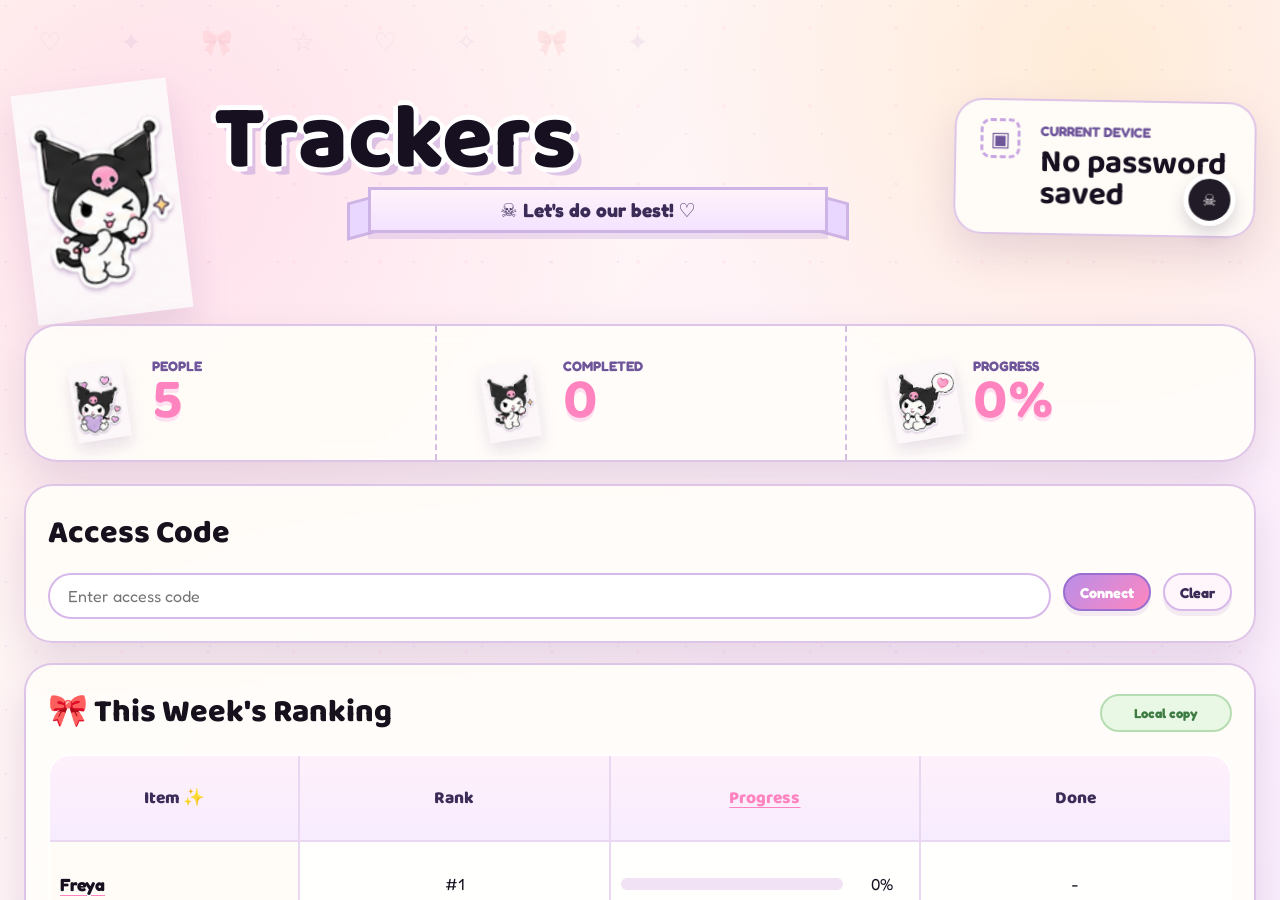
<file: index.html>
<!DOCTYPE html>
<html lang="en">

<head>
    <meta charset="UTF-8">
    <meta name="robots" content="noindex, nofollow" />
    <meta http-equiv="refresh" content="0; url=docs/">
    <meta name="viewport" content="width=device-width, initial-scale=1.0">
    <title>Trackers</title>
</head>

<body>
    <p><a href="docs/">Open Trackers</a></p>
</body>

</html>
</file>
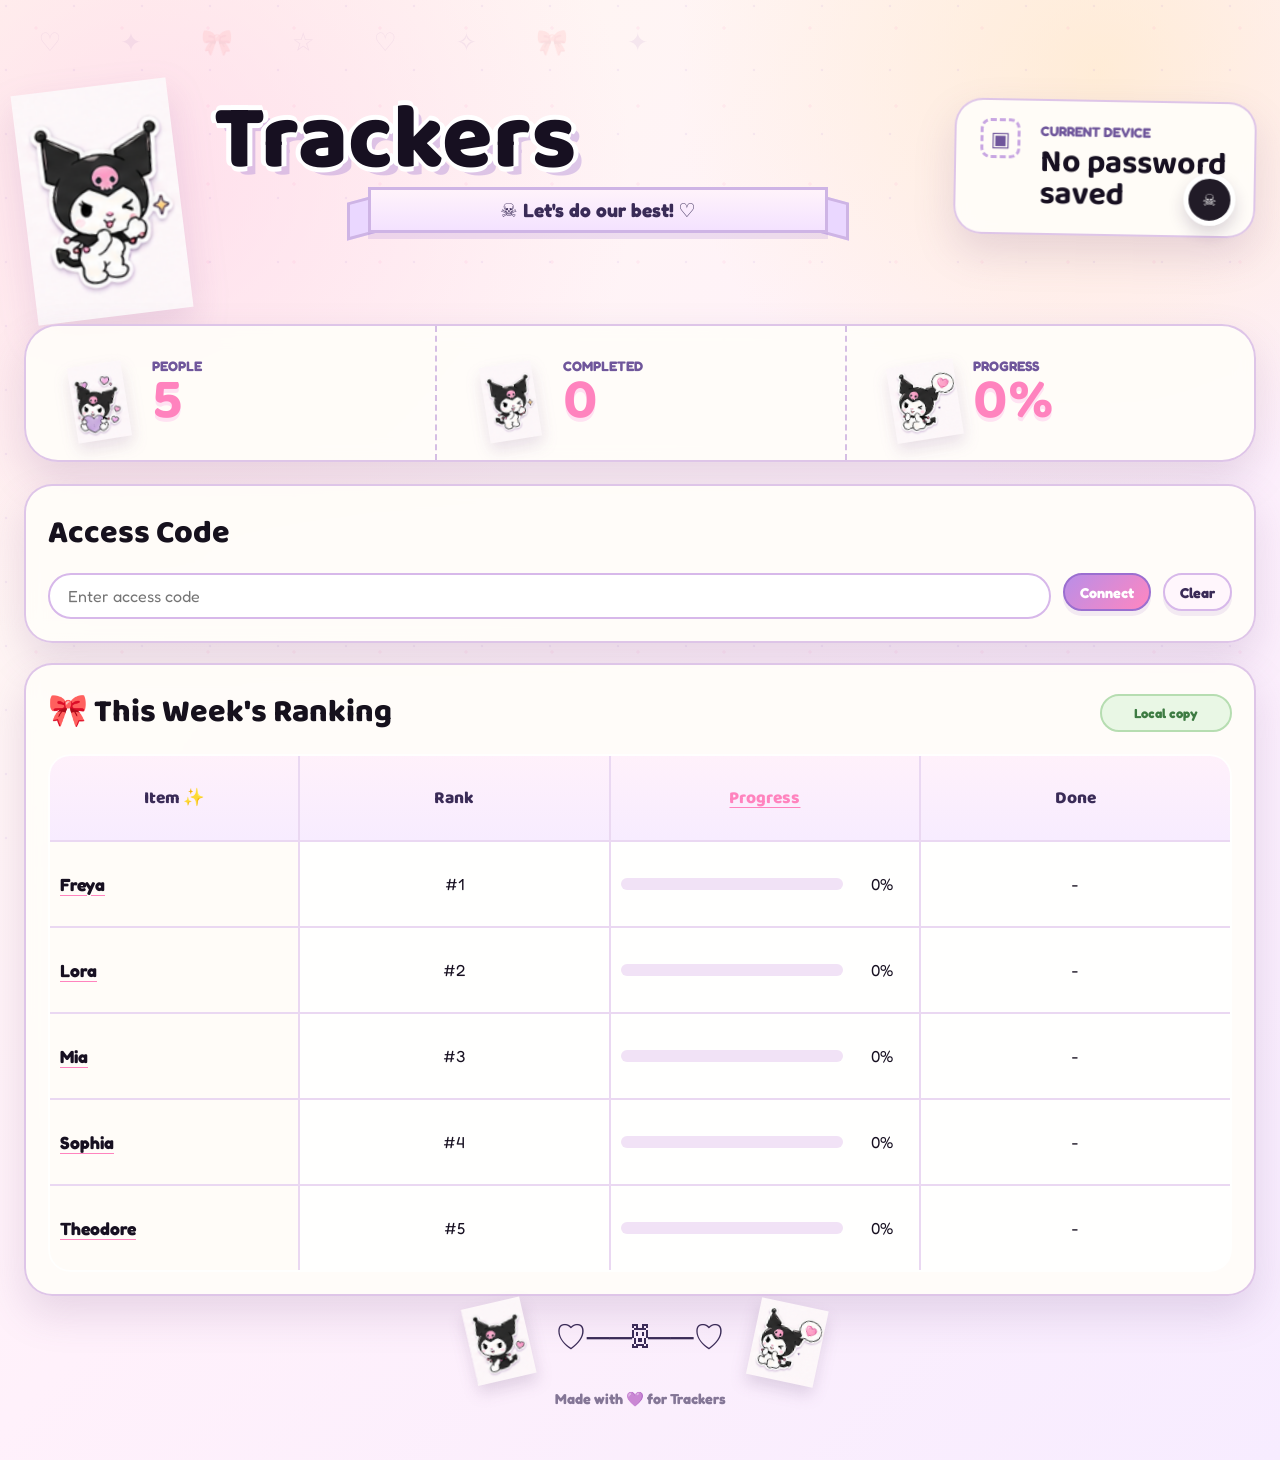
<file: docs/index.html>
<!DOCTYPE html>
<html lang="zh-CN">

<head>
    <meta charset="UTF-8">
    <meta name="robots" content="noindex, nofollow" />
    <meta name="viewport" content="width=device-width, initial-scale=1.0">
    <meta name="description" content="Trackers family check-in dashboard">
    <title>Trackers</title>
    <link rel="stylesheet" href="tracker-shell.css?v=vip-title-2">
</head>

<body>
    <div class="page-pattern" aria-hidden="true"></div>

    <main class="app-shell">
        <section class="hero">
            <div class="hero-copy">
                <span class="hero-sticker" aria-hidden="true"><img src="assets/item-2.png" alt=""></span>
                <h1>Trackers</h1>
                <p class="ribbon"><span>☠</span> Let's do our best! <span>♡</span></p>
            </div>

            <div class="week-card">
                <span class="calendar-icon" aria-hidden="true">▣</span>
                <span class="week-label">Current Device</span>
                <strong id="passwordState">No password saved</strong>
                <span class="mini-mascot" aria-hidden="true">☠</span>
            </div>
        </section>

        <section class="summary-strip" aria-label="Tracker summary">
            <div class="summary-card">
                <span class="summary-icon"><img src="assets/item-3.png" alt=""></span>
                <span class="summary-label">People</span>
                <strong id="peopleCount">0</strong>
            </div>
            <div class="summary-card">
                <span class="summary-icon"><img src="assets/item-2.png" alt=""></span>
                <span class="summary-label">Completed</span>
                <strong id="totalDone">0</strong>
            </div>
            <div class="summary-card">
                <span class="summary-icon"><img src="assets/item-4.png" alt=""></span>
                <span class="summary-label">Progress</span>
                <strong id="overallProgress">0%</strong>
            </div>
        </section>

        <section id="accessGate" class="access-gate">
            <h2>Access Code</h2>
            <form id="passwordForm" class="access-form">
                <input id="passwordInput" type="password" autocomplete="current-password" placeholder="Enter access code">
                <button type="submit">Connect</button>
                <button id="clearPassword" type="button" class="secondary-button">Clear</button>
            </form>
        </section>

        <section class="tracker-panel">
            <div class="panel-header">
                <h2><span aria-hidden="true">🎀</span> This Week's Ranking</h2>
                <div class="panel-actions">
                    <span id="rankingUpdated" class="save-status saved">Local copy</span>
                </div>
            </div>

            <div class="table-wrap">
                <table class="tracker-table ranking-table">
                    <thead>
                        <tr>
                            <th class="item-col">Item ✨</th>
                            <th>Rank</th>
                            <th>
                                <button id="sortByProgress" class="sort-button" type="button">Progress</button>
                            </th>
                            <th>
                                <button id="sortByDone" class="sort-button" type="button">Done</button>
                            </th>
                        </tr>
                    </thead>
                    <tbody id="rankingBody"></tbody>
                </table>
            </div>
        </section>

        <div class="sticker-floor" aria-hidden="true">
            <span class="book-sticker"><img src="assets/item-1.png" alt=""></span>
            <span class="bat-ribbon">♡──☠──♡</span>
            <span class="potion-sticker"><img src="assets/item-4.png" alt=""></span>
        </div>
        <footer class="footer">Made with 💜 for Trackers</footer>
    </main>

    <script src="tracker-config.js?v=vip-title-2"></script>
    <script src="app.js?v=vip-title-2"></script>
</body>

</html>
</file>
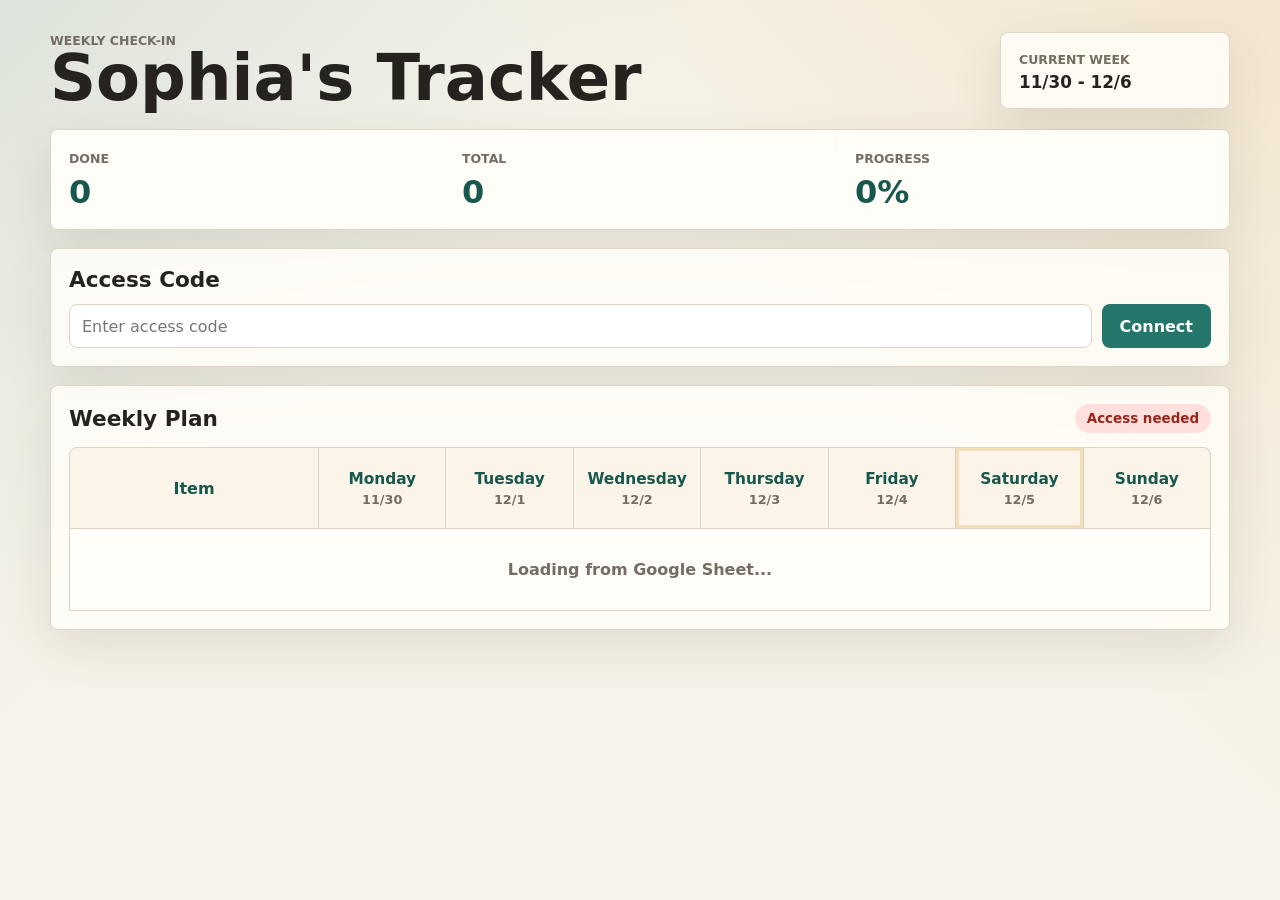
<file: sophia-tracker/index.html>
<!DOCTYPE html>
<html lang="en">

<head>
    <meta charset="UTF-8">
    <meta name="robots" content="noindex, nofollow" />
    <meta name="viewport" content="width=device-width, initial-scale=1.0">
    <meta name="description" content="Sophia's weekly learning tracker">
    <title>Sophia's Tracker</title>
    <link rel="stylesheet" href="style.css">
</head>

<body>
    <main class="app-shell">
        <section class="topbar">
            <div>
                <p class="eyebrow">Weekly Check-in</p>
                <h1>Sophia's Tracker</h1>
            </div>
            <div class="week-card">
                <span class="week-label">Current Week</span>
                <strong id="weekRange">Loading...</strong>
            </div>
        </section>

        <section class="summary-strip" aria-label="Weekly summary">
            <div>
                <span class="summary-label">Done</span>
                <strong id="doneCount">0</strong>
            </div>
            <div>
                <span class="summary-label">Total</span>
                <strong id="totalCount">0</strong>
            </div>
            <div>
                <span class="summary-label">Progress</span>
                <strong id="progressPct">0%</strong>
            </div>
        </section>

        <section id="accessGate" class="access-gate" hidden>
            <h2>Access Code</h2>
            <form id="accessForm" class="access-form">
                <input id="accessToken" type="password" autocomplete="current-password" placeholder="Enter access code">
                <button type="submit">Connect</button>
            </form>
        </section>

        <section class="tracker-panel">
            <div class="panel-header">
                <h2>Weekly Plan</h2>
                <span id="saveStatus" class="save-status">Connecting...</span>
            </div>
            <p id="errorMessage" class="error-message" hidden></p>

            <div class="table-wrap">
                <table class="tracker-table">
                    <thead>
                        <tr id="dayHeader">
                            <th class="item-col">Item</th>
                        </tr>
                    </thead>
                    <tbody id="trackerBody"></tbody>
                </table>
            </div>
        </section>
    </main>

    <script src="app.js"></script>
</body>

</html>
</file>
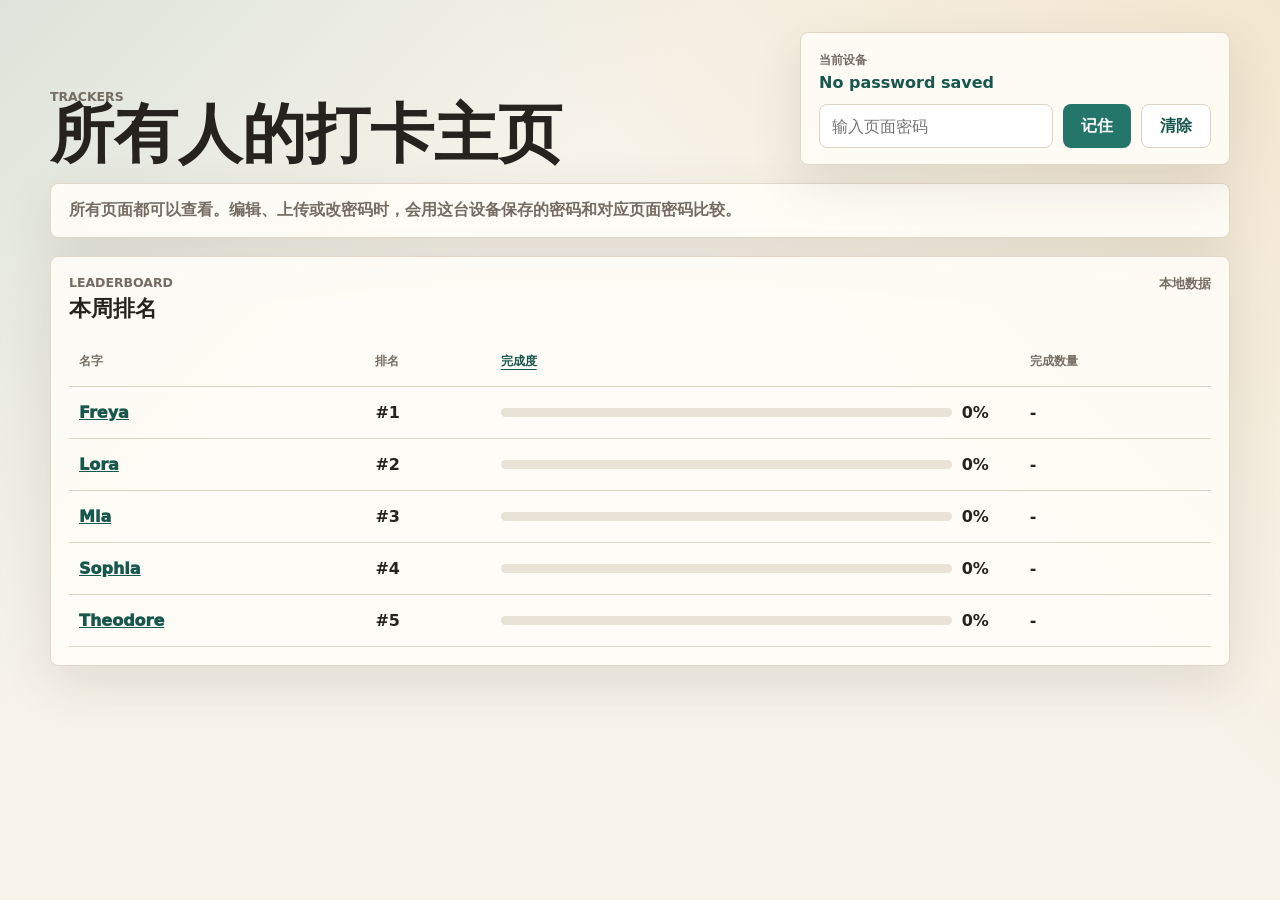
<file: trackers/index.html>
<!DOCTYPE html>
<html lang="zh-CN">

<head>
    <meta charset="UTF-8">
    <meta name="viewport" content="width=device-width, initial-scale=1.0">
    <meta name="description" content="Trackers family check-in dashboard">
    <title>Trackers</title>
    <link rel="stylesheet" href="style.css">
</head>

<body>
    <main class="home-shell">
        <header class="home-header">
            <div>
                <p class="eyebrow">Trackers</p>
                <h1>所有人的打卡主页</h1>
            </div>
            <section class="password-panel" aria-label="当前设备密码">
                <div>
                    <span class="panel-label">当前设备</span>
                    <strong id="passwordState">No password saved</strong>
                </div>
                <form id="passwordForm" class="password-form">
                    <input id="passwordInput" type="password" autocomplete="current-password" placeholder="输入页面密码">
                    <button type="submit">记住</button>
                    <button id="clearPassword" type="button" class="ghost-button">清除</button>
                </form>
            </section>
        </header>

        <section class="notice-band">
            <p>所有页面都可以查看。编辑、上传或改密码时，会用这台设备保存的密码和对应页面密码比较。</p>
        </section>

        <section class="ranking-panel" aria-label="排名">
            <div class="section-heading">
                <div>
                    <p class="eyebrow">Leaderboard</p>
                    <h2>本周排名</h2>
                </div>
                <span id="rankingUpdated">本地数据</span>
            </div>
            <div class="ranking-table-wrap">
                <table class="ranking-table">
                    <thead>
                        <tr>
                            <th>名字</th>
                            <th>排名</th>
                            <th>
                                <button id="sortByProgress" class="sort-button" type="button">完成度</button>
                            </th>
                            <th>
                                <button id="sortByDone" class="sort-button" type="button">完成数量</button>
                            </th>
                        </tr>
                    </thead>
                    <tbody id="rankingBody"></tbody>
                </table>
            </div>
        </section>
    </main>

    <script src="app.js"></script>
</body>

</html>
</file>
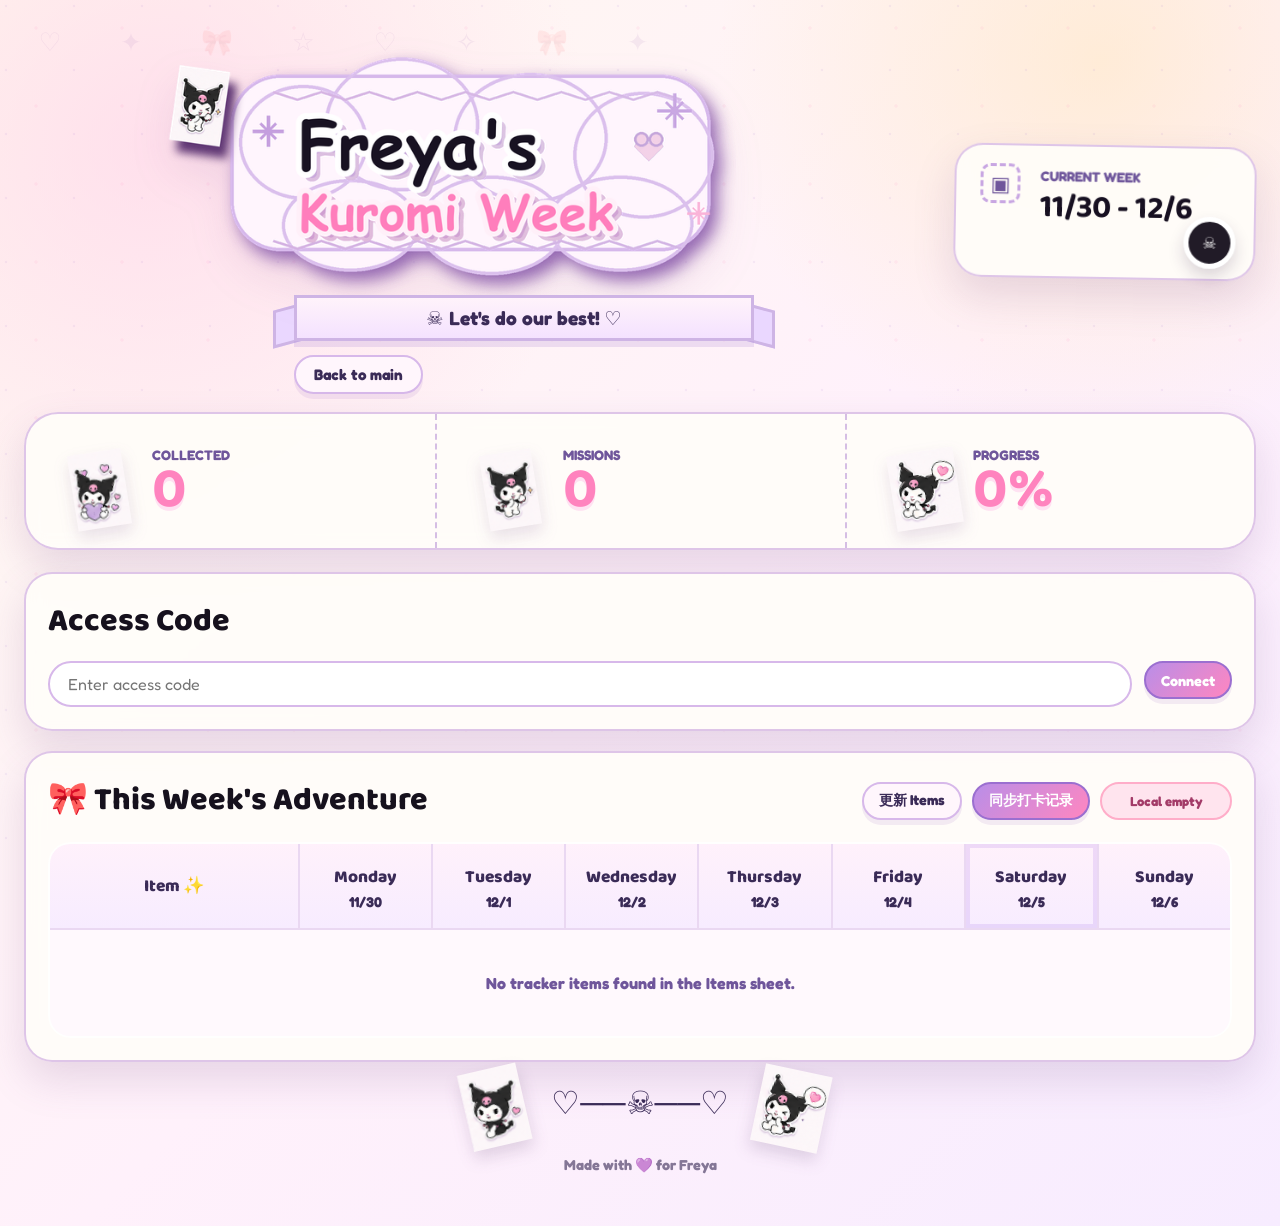
<file: docs/freya/index.html>
<!DOCTYPE html>
<html lang="en">

<head>
    <meta charset="UTF-8">
    <meta name="robots" content="noindex, nofollow" />
    <meta name="viewport" content="width=device-width, initial-scale=1.0">
    <meta name="description" content="Freya's weekly learning tracker">
    <title>Weekly Learning Tracker</title>
    <link rel="stylesheet" href="../tracker-shell.css?v=vip-title-2">
</head>

<body data-person="Freya">
    <script src="../tracker-config.js?v=vip-title-2"></script>
    <script src="../tracker-shell.js?v=vip-title-2"></script>
</body>

</html>
</file>
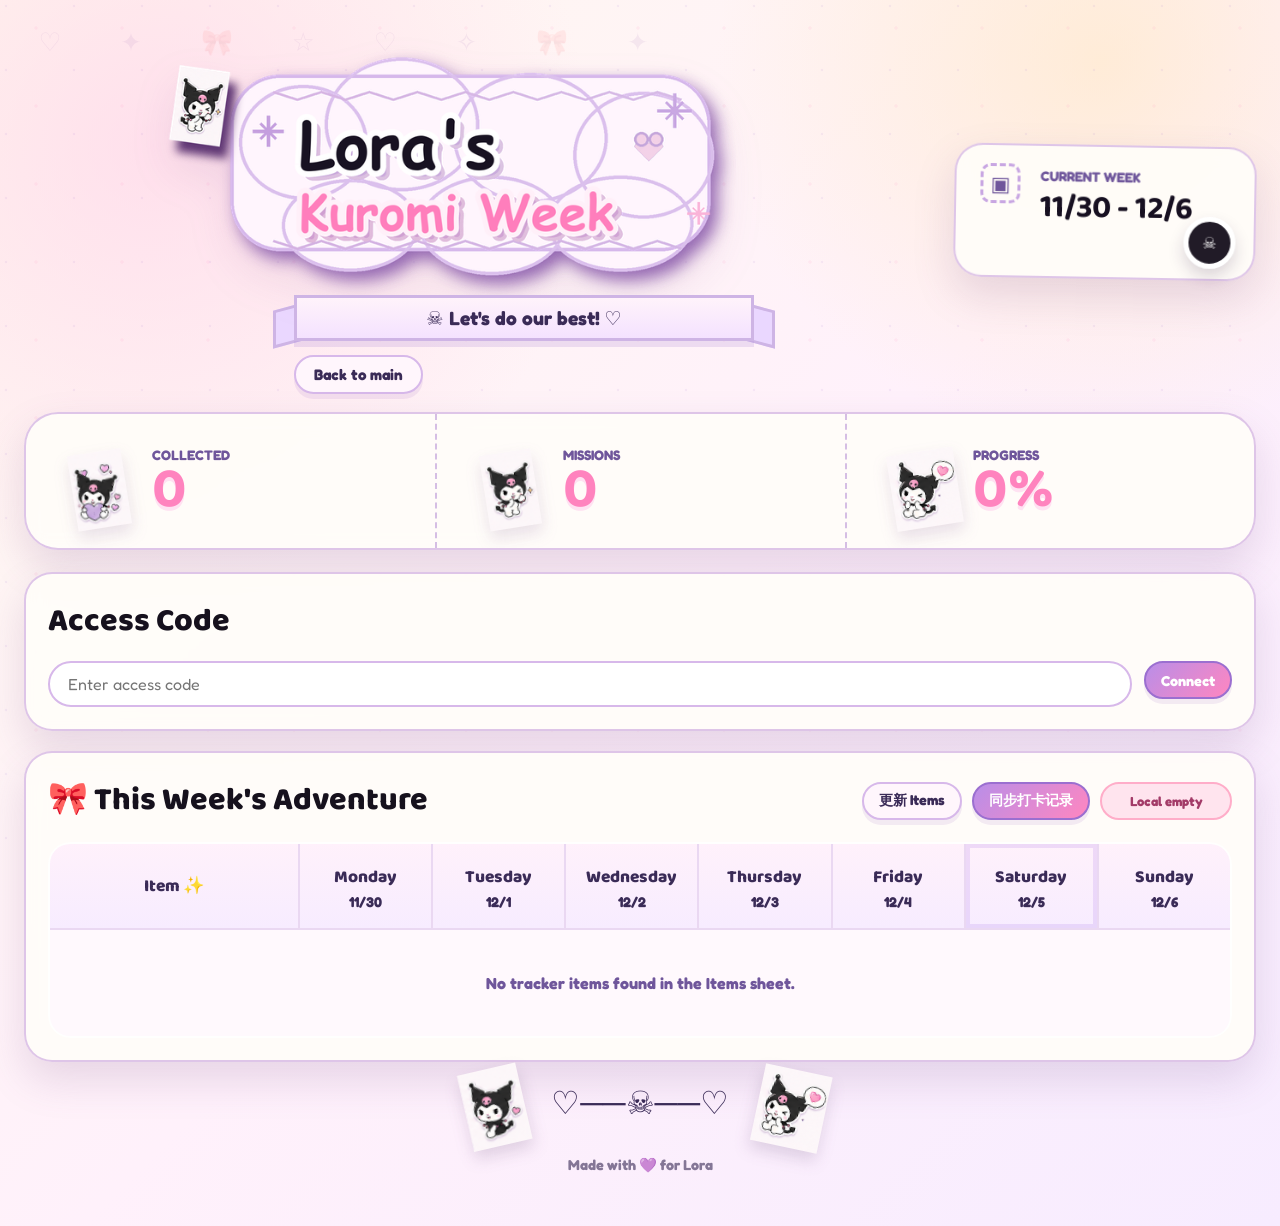
<file: docs/lora/index.html>
<!DOCTYPE html>
<html lang="en">

<head>
    <meta charset="UTF-8">
    <meta name="robots" content="noindex, nofollow" />
    <meta name="viewport" content="width=device-width, initial-scale=1.0">
    <meta name="description" content="Lora's weekly learning tracker">
    <title>Weekly Learning Tracker</title>
    <link rel="stylesheet" href="../tracker-shell.css?v=vip-title-2">
</head>

<body data-person="Lora">
    <script src="../tracker-config.js?v=vip-title-2"></script>
    <script src="../tracker-shell.js?v=vip-title-2"></script>
</body>

</html>
</file>
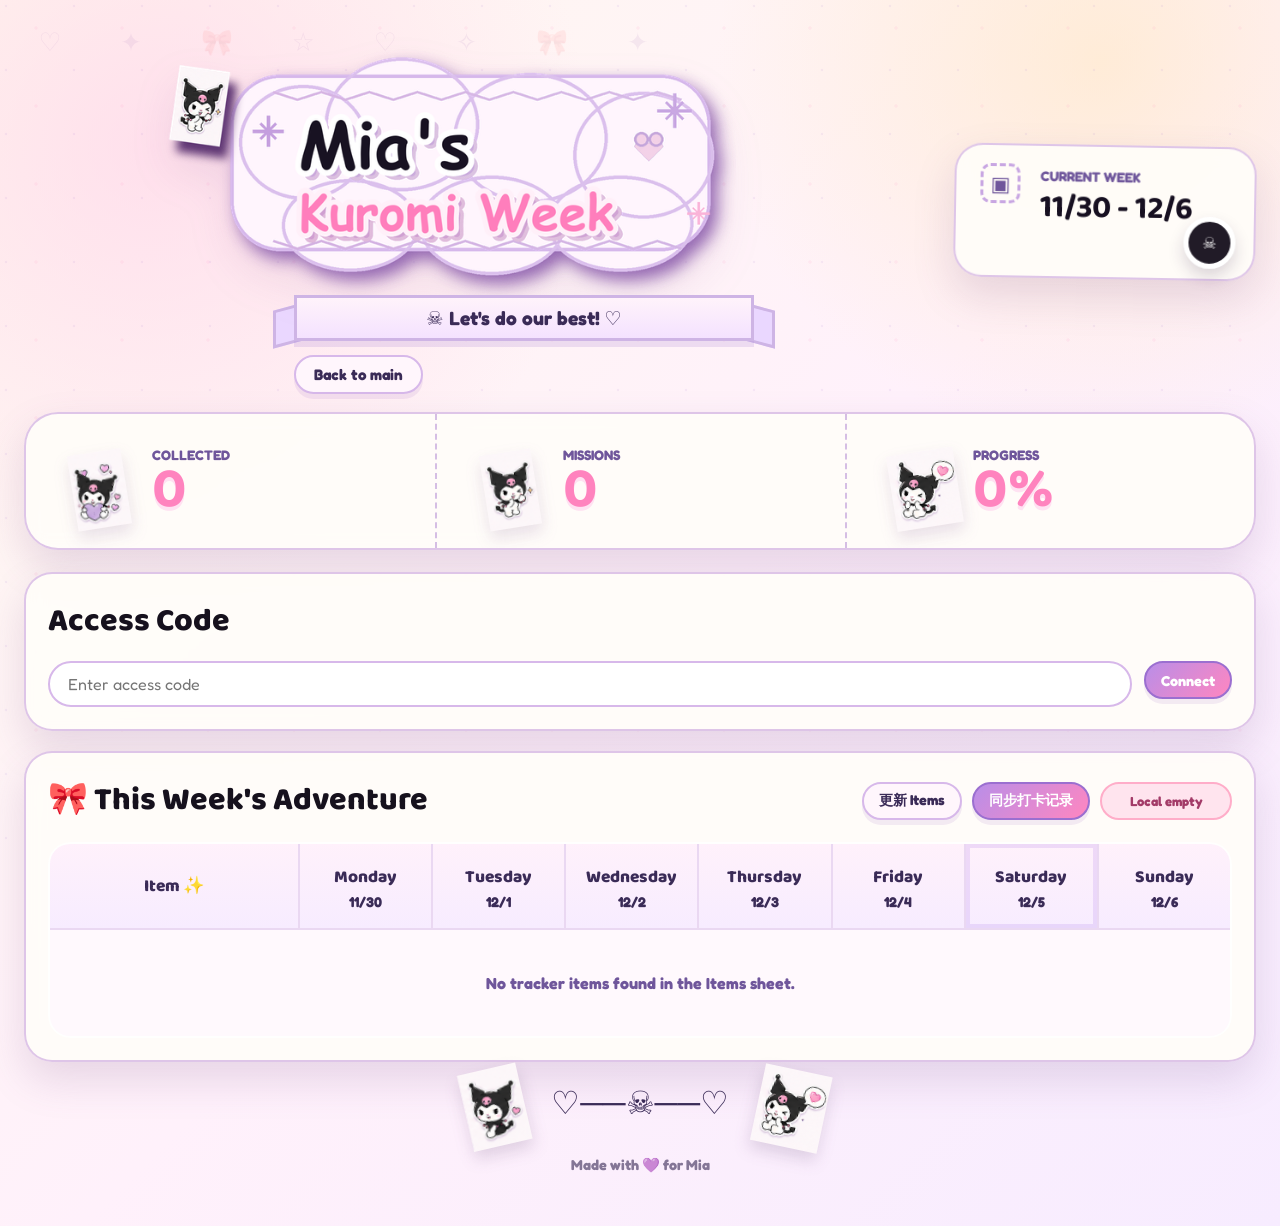
<file: docs/mia/index.html>
<!DOCTYPE html>
<html lang="en">

<head>
    <meta charset="UTF-8">
    <meta name="robots" content="noindex, nofollow" />
    <meta name="viewport" content="width=device-width, initial-scale=1.0">
    <meta name="description" content="Mia's weekly learning tracker">
    <title>Mia's Tracker</title>
    <link rel="stylesheet" href="../tracker-shell.css?v=vip-title-2">
</head>

<body data-person="Mia">
    <script src="../tracker-config.js?v=vip-title-2"></script>
    <script src="../tracker-shell.js?v=vip-title-2"></script>
</body>

</html>
</file>
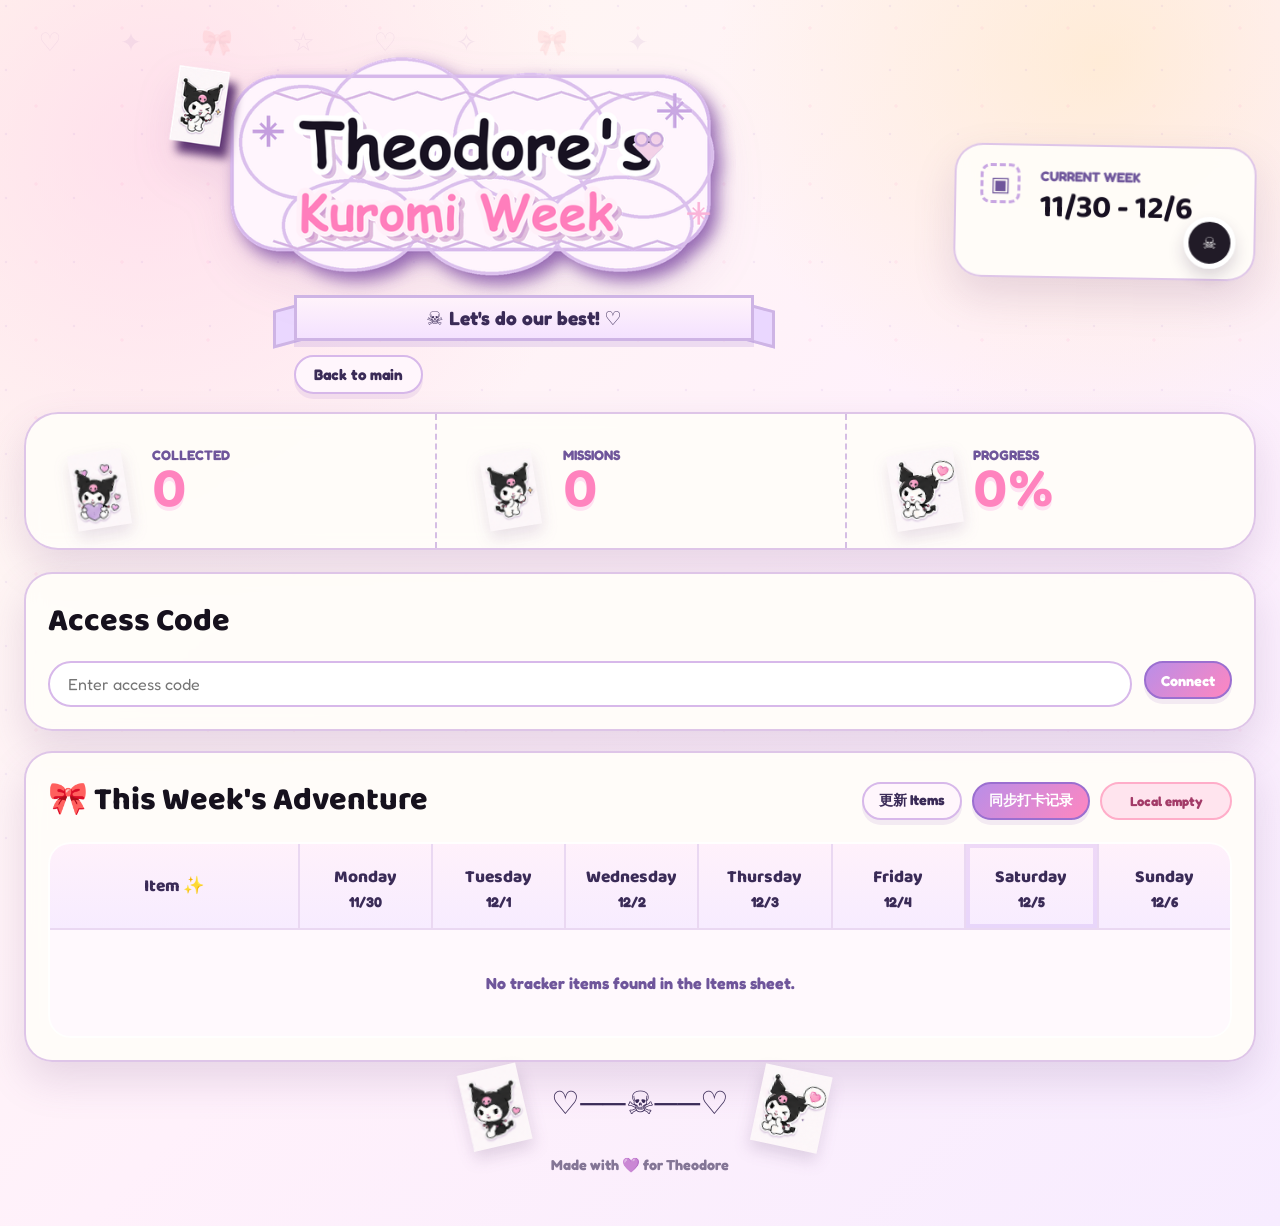
<file: docs/thedore/index.html>
<!DOCTYPE html>
<html lang="en">

<head>
    <meta charset="UTF-8">
    <meta name="robots" content="noindex, nofollow" />
    <meta name="viewport" content="width=device-width, initial-scale=1.0">
    <meta name="description" content="Theodore's weekly learning tracker">
    <title>Theodore's Tracker</title>
    <link rel="stylesheet" href="../tracker-shell.css?v=vip-title-2">
</head>

<body data-person="Theodore">
    <script src="../tracker-config.js?v=vip-title-2"></script>
    <script src="../tracker-shell.js?v=vip-title-2"></script>
</body>

</html>
</file>
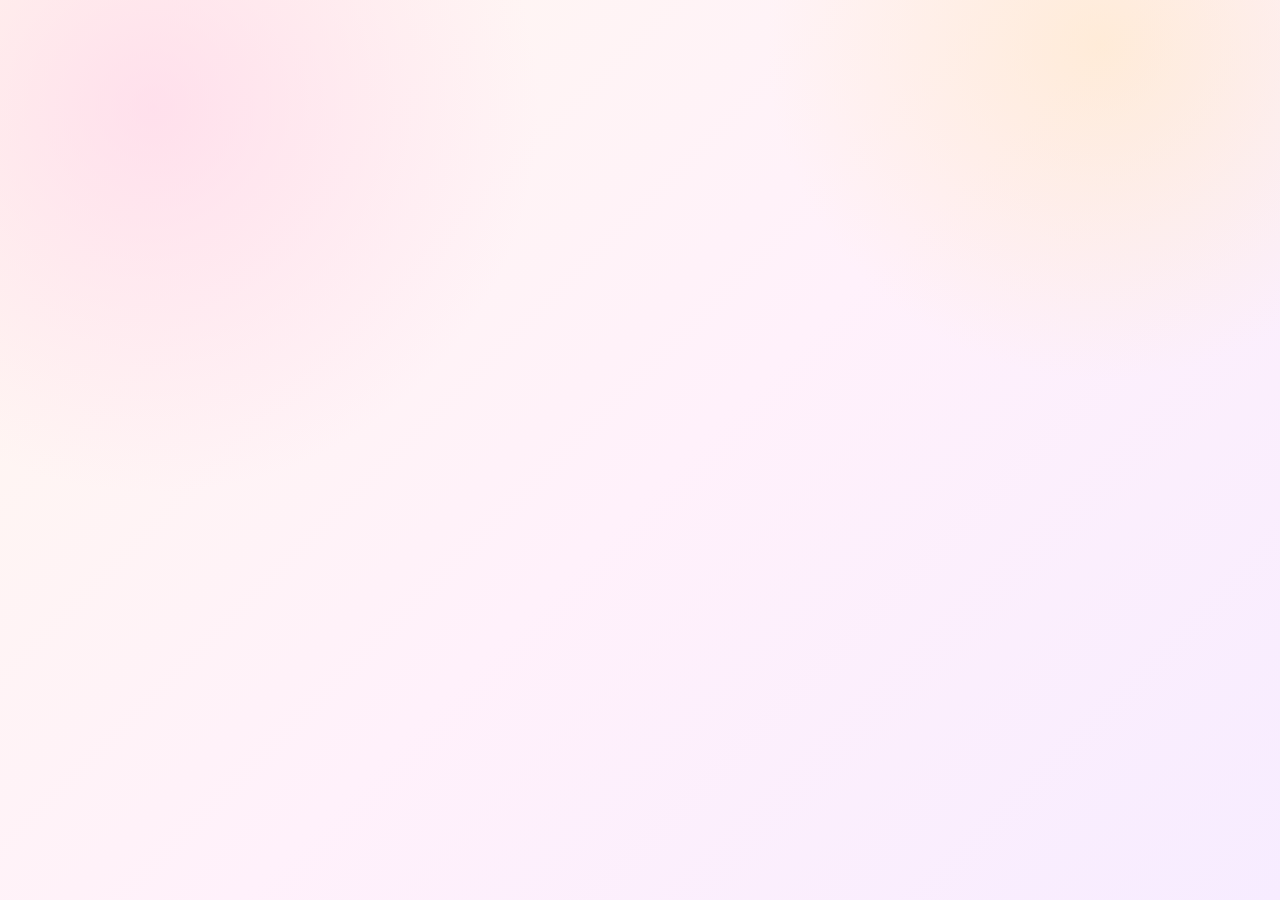
<file: docs/theodore/index.html>
<!DOCTYPE html>
<html lang="en">

<head>
    <meta charset="UTF-8">
    <meta name="robots" content="noindex, nofollow" />
    <meta http-equiv="refresh" content="0; url=../thedore/">
    <meta name="viewport" content="width=device-width, initial-scale=1.0">
    <title>Theodore's Tracker</title>
</head>

<body>
    <p><a href="../thedore/">Open Theodore's Tracker</a></p>
</body>

</html>
</file>
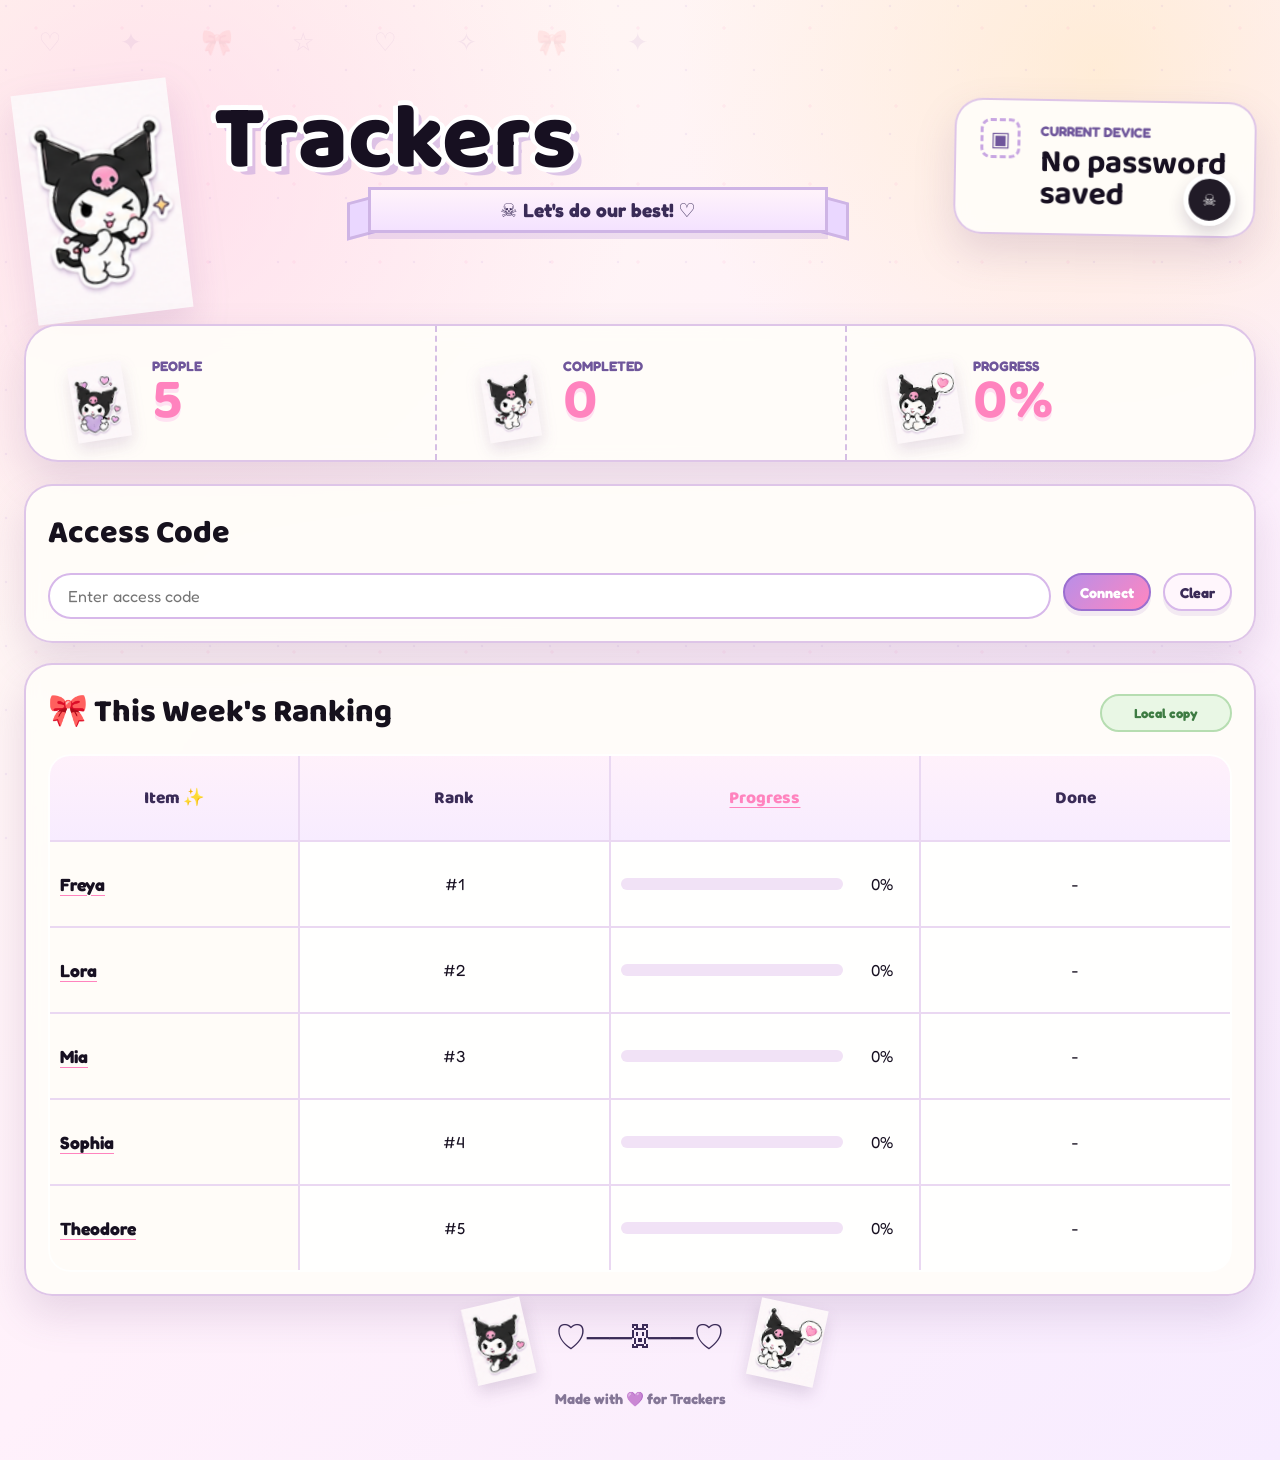
<file: docs/trackers/index.html>
<!DOCTYPE html>
<html lang="en">

<head>
    <meta charset="UTF-8">
    <meta name="robots" content="noindex, nofollow" />
    <meta http-equiv="refresh" content="0; url=../">
    <meta name="viewport" content="width=device-width, initial-scale=1.0">
    <title>Trackers</title>
</head>

<body>
    <p><a href="../">Open Trackers</a></p>
</body>

</html>
</file>
<file: docs/tracker-shell.css>
@import url('https://fonts.googleapis.com/css2?family=Baloo+2:wght@600;700;800&family=Fredoka:wght@500;600;700&display=swap');

:root {
    --ink: #171021;
    --plum: #6f569b;
    --deep-plum: #3a2b57;
    --violet: #a881d5;
    --pink: #ff83be;
    --soft-pink: #ffeaf6;
    --cream: #fffaf1;
    --paper: rgba(255, 253, 249, 0.92);
    --line: #ead8f2;
    --line-strong: #d7b8ea;
    --gold: #ffd36e;
    --shadow: 0 18px 40px rgba(122, 82, 141, 0.18);
    --soft-shadow: 0 8px 24px rgba(152, 105, 171, 0.14);
}

* {
    box-sizing: border-box;
}

body {
    margin: 0;
    min-height: 100vh;
    color: var(--ink);
    font-family: 'Fredoka', ui-sans-serif, system-ui, -apple-system, BlinkMacSystemFont, "Segoe UI", sans-serif;
    background:
        radial-gradient(circle at 12% 12%, rgba(255, 205, 232, 0.55), transparent 28%),
        radial-gradient(circle at 86% 5%, rgba(255, 230, 184, 0.52), transparent 24%),
        linear-gradient(135deg, #fff8ee 0%, #fff1fb 52%, #f7ecff 100%);
    overflow-x: hidden;
}

.page-pattern {
    position: fixed;
    inset: 0;
    pointer-events: none;
    opacity: 0.52;
    background-image:
        radial-gradient(circle at 6px 6px, rgba(169, 129, 213, 0.2) 1.4px, transparent 1.6px),
        radial-gradient(circle at 36px 28px, rgba(255, 131, 190, 0.18) 1.5px, transparent 1.7px);
    background-size: 68px 64px, 86px 78px;
}

.page-pattern::before,
.page-pattern::after {
    content: "♡  ✦  🎀  ☆  ♡  ✧  🎀  ✦";
    position: fixed;
    left: 3vw;
    right: 3vw;
    color: rgba(143, 94, 178, 0.18);
    font-size: clamp(1rem, 2vw, 1.8rem);
    letter-spacing: 26px;
    white-space: nowrap;
}

.page-pattern::before {
    top: 26px;
}

.page-pattern::after {
    bottom: 28px;
}

.app-shell {
    width: min(1380px, calc(100% - 48px));
    margin: 0 auto;
    padding: 30px 0 34px;
    position: relative;
    z-index: 1;
}

.hero {
    min-height: 276px;
    display: grid;
    grid-template-columns: minmax(520px, 1fr) 330px;
    align-items: center;
    gap: 24px;
    margin-bottom: 18px;
}

.sr-only {
    position: absolute;
    width: 1px;
    height: 1px;
    padding: 0;
    margin: -1px;
    overflow: hidden;
    clip: rect(0, 0, 0, 0);
    white-space: nowrap;
    border: 0;
}

.hero-copy {
    align-self: center;
}

.title-art {
    display: block;
    width: min(660px, 100%);
    height: auto;
    filter: drop-shadow(0 18px 20px rgba(128, 81, 148, 0.12));
}

.personal-title-art {
    width: min(720px, 100%);
    max-height: 300px;
    object-fit: contain;
    object-position: left center;
    margin-left: -8px;
}

.sparkle-row {
    color: var(--deep-plum);
    font-size: 1.2rem;
    margin-bottom: 4px;
    opacity: 0.9;
}

.eyebrow,
.week-label,
.summary-label {
    margin: 0;
    color: var(--plum);
    font-size: 0.86rem;
    font-weight: 800;
    letter-spacing: 0;
    text-transform: uppercase;
}

h1,
h2 {
    margin: 0;
    letter-spacing: 0;
}

h1 {
    color: #171021;
    font-family: 'Baloo 2', 'Fredoka', sans-serif;
    font-size: clamp(3.6rem, 7.2vw, 6.4rem);
    line-height: 0.82;
    font-weight: 800;
    text-shadow:
        0 5px 0 #ffffff,
        5px 0 0 #ffffff,
        -5px 0 0 #ffffff,
        0 -5px 0 #ffffff,
        8px 8px 0 rgba(174, 139, 215, 0.42);
}

h1::first-line {
    color: #171021;
}

.ribbon {
    width: min(460px, 92%);
    margin: 8px 0 0 154px;
    padding: 8px 22px;
    color: var(--deep-plum);
    background: linear-gradient(180deg, #fff3fb, #f4e2ff);
    border: 3px solid #ceb4e5;
    box-shadow: 0 6px 0 rgba(174, 139, 215, 0.22);
    text-align: center;
    font-size: 1.2rem;
    font-weight: 800;
    position: relative;
}

.ribbon::before,
.ribbon::after {
    content: "";
    position: absolute;
    top: 7px;
    width: 36px;
    height: 32px;
    background: #ead7ff;
    border: 3px solid #ceb4e5;
    z-index: -1;
}

.ribbon::before {
    left: -24px;
    transform: skewY(-15deg);
}

.ribbon::after {
    right: -24px;
    transform: skewY(15deg);
}

.week-card,
.summary-strip,
.tracker-panel,
.access-gate {
    background: var(--paper);
    border: 2px solid rgba(218, 190, 229, 0.88);
    box-shadow: var(--shadow);
    backdrop-filter: blur(10px);
}

.week-card {
    justify-self: end;
    width: 302px;
    min-height: 134px;
    border-radius: 28px;
    padding: 22px 28px;
    position: relative;
    transform: rotate(1deg);
}

.calendar-icon {
    position: absolute;
    left: 24px;
    top: 18px;
    width: 40px;
    height: 40px;
    display: grid;
    place-items: center;
    color: var(--plum);
    border: 3px dashed #c8a6e2;
    border-radius: 10px;
    font-size: 1.3rem;
}

.week-card .week-label {
    display: block;
    margin-left: 56px;
}

.week-card strong {
    display: block;
    margin: 8px 0 0 56px;
    color: var(--ink);
    font-family: 'Baloo 2', sans-serif;
    font-size: 2rem;
    line-height: 1;
}

.mini-mascot {
    position: absolute;
    right: 18px;
    bottom: 10px;
    width: 52px;
    height: 52px;
    display: grid;
    place-items: center;
    color: #fff;
    background: #211b27;
    border: 5px solid #fff;
    border-radius: 50%;
    box-shadow: 0 8px 16px rgba(57, 32, 72, 0.18);
}

.summary-strip {
    display: grid;
    grid-template-columns: repeat(3, 1fr);
    gap: 0;
    min-height: 138px;
    border-radius: 34px;
    margin-bottom: 22px;
    overflow: hidden;
}

.summary-card {
    display: grid;
    grid-template-columns: 76px 1fr;
    grid-template-rows: auto auto;
    align-content: center;
    gap: 2px 16px;
    padding: 20px 34px;
    position: relative;
}

.summary-card + .summary-card {
    border-left: 2px dashed rgba(197, 166, 219, 0.72);
}

.summary-icon {
    grid-row: 1 / span 2;
    align-self: center;
    justify-self: center;
    width: 58px;
    height: 58px;
    display: grid;
    place-items: center;
    background: transparent;
    border-radius: 0;
    transform: rotate(-9deg);
    box-shadow: none;
}

.summary-icon img {
    max-width: 76px;
    max-height: 76px;
    object-fit: contain;
    filter: drop-shadow(0 8px 8px rgba(116, 76, 138, 0.16));
}

.summary-card strong {
    color: var(--pink);
    font-family: 'Baloo 2', sans-serif;
    font-size: 3.6rem;
    line-height: 0.9;
    text-shadow: 0 4px 0 #ffe2f2;
}

.access-gate,
.tracker-panel {
    border-radius: 28px;
    padding: 22px;
}

.access-gate {
    margin-bottom: 20px;
}

.access-gate h2,
.tracker-panel h2 {
    color: #16111d;
    font-family: 'Baloo 2', sans-serif;
    font-size: 2rem;
    font-weight: 800;
}

.access-form {
    display: flex;
    gap: 12px;
    margin-top: 14px;
}

.access-form input {
    flex: 1;
    min-width: 0;
    height: 46px;
    border: 2px solid var(--line-strong);
    border-radius: 999px;
    padding: 0 18px;
    background: #fff;
    color: var(--ink);
    font: inherit;
    outline: none;
}

.access-form input:focus {
    border-color: var(--violet);
    box-shadow: 0 0 0 4px rgba(168, 129, 213, 0.18);
}

.access-form button,
.sync-btn {
    height: 38px;
    border: 2px solid #d7b8ea;
    border-radius: 999px;
    padding: 0 15px;
    background: #fff6fc;
    color: var(--deep-plum);
    cursor: pointer;
    font: inherit;
    font-size: 0.9rem;
    font-weight: 800;
    box-shadow: 0 5px 0 rgba(177, 136, 205, 0.16);
    transition: transform 0.18s ease, box-shadow 0.18s ease, background 0.18s ease;
}

.access-form button,
.sync-btn.primary {
    color: #fff;
    border-color: #9b6fd0;
    background: linear-gradient(135deg, #b98ee8, #ff86c0);
}

.sync-btn:hover,
.access-form button:hover {
    transform: translateY(-2px);
    box-shadow: 0 7px 0 rgba(177, 136, 205, 0.18);
}

.panel-header {
    display: flex;
    align-items: center;
    justify-content: space-between;
    gap: 16px;
    margin-bottom: 16px;
}

.panel-actions {
    display: flex;
    align-items: center;
    justify-content: flex-end;
    gap: 10px;
    flex-wrap: wrap;
}

.save-status {
    min-width: 132px;
    border-radius: 999px;
    padding: 9px 13px;
    background: #f5eaff;
    color: var(--deep-plum);
    border: 2px solid #dec8ef;
    font-size: 0.82rem;
    font-weight: 800;
    text-align: center;
}

.save-status.saving {
    background: #fff2be;
    color: #7a5a00;
    border-color: #f5d35f;
}

.save-status.saved {
    background: #e9f7e5;
    color: #3d7b42;
    border-color: #b6ddb1;
}

.save-status.error {
    background: #ffe4ee;
    color: #a33b68;
    border-color: #ffadc9;
}

.error-message {
    margin: 0 0 14px;
    border: 2px solid #ffadc9;
    border-radius: 18px;
    padding: 10px 14px;
    background: #fff0f6;
    color: #943b63;
    font-size: 0.95rem;
    font-weight: 700;
}

.table-wrap {
    width: 100%;
    overflow-x: auto;
    border-radius: 22px;
}

.tracker-table {
    width: 100%;
    min-width: 1040px;
    border-collapse: collapse;
    table-layout: fixed;
    overflow: hidden;
    border: 2px solid var(--line);
    border-radius: 22px;
    background: rgba(255, 255, 255, 0.72);
}

.tracker-table th,
.tracker-table td {
    height: 108px;
    padding: 10px;
    text-align: center;
    vertical-align: middle;
    border: 2px solid var(--line);
}

.tracker-table thead th {
    height: 86px;
    color: var(--deep-plum);
    background: linear-gradient(180deg, #fff1fb, #f7ecff);
    font-family: 'Baloo 2', sans-serif;
    font-size: 1.08rem;
    font-weight: 800;
}

.item-col {
    width: 250px;
}

.item-cell {
    text-align: left !important;
    background: rgba(255, 252, 247, 0.84);
}

.item-content {
    display: grid;
    grid-template-columns: 58px 1fr 18px;
    align-items: center;
    gap: 14px;
}

.item-icon {
    width: 58px;
    height: 58px;
    display: grid;
    place-items: center;
    transform: rotate(-8deg);
}

.item-icon img {
    width: 64px;
    height: 64px;
    object-fit: contain;
    filter: drop-shadow(0 5px 5px rgba(96, 64, 114, 0.15));
}

.item-name {
    display: block;
    color: #171021;
    font-size: 1.1rem;
    font-weight: 800;
    line-height: 1.08;
}

.item-sparkle {
    color: #ff9cca;
    font-size: 1.4rem;
}

.day-name {
    display: block;
}

.day-date {
    display: block;
    margin-top: 2px;
    color: var(--deep-plum);
    font-family: 'Fredoka', sans-serif;
    font-size: 0.88rem;
    font-weight: 700;
}

.today {
    position: relative;
    background: linear-gradient(180deg, rgba(246, 232, 255, 0.9), rgba(255, 246, 252, 0.92));
    box-shadow: inset 0 0 0 4px rgba(194, 153, 236, 0.28), 0 0 24px rgba(173, 132, 224, 0.26);
}

.check-cell {
    background: rgba(255, 250, 253, 0.72);
}

.check-cell.disabled {
    background: rgba(250, 244, 250, 0.76);
}

.not-scheduled {
    display: inline-grid;
    place-items: center;
    width: 70px;
    height: 70px;
}

.not-scheduled img {
    width: 72px;
    height: 72px;
    object-fit: contain;
    opacity: 0.76;
    filter: drop-shadow(0 5px 5px rgba(125, 82, 153, 0.16));
}

.check-button {
    width: 82px;
    height: 82px;
    border: 0;
    border-radius: 50%;
    background: transparent;
    cursor: pointer;
    position: relative;
    transition: transform 0.18s ease, filter 0.18s ease;
}

.check-button::before {
    content: "";
    position: absolute;
    inset: 0;
    display: grid;
    place-items: center;
    background: url("assets/checked.png") center / contain no-repeat;
    opacity: 0.27;
    filter: grayscale(1);
}

.check-button::after {
    content: "♡";
    position: absolute;
    right: -2px;
    top: 0;
    width: 22px;
    height: 22px;
    display: grid;
    place-items: center;
    color: #fff;
    background: #ff8fc4;
    border: 3px solid #fff;
    border-radius: 50%;
    font-size: 0.82rem;
    opacity: 0;
    transform: scale(0.6);
    transition: opacity 0.18s ease, transform 0.18s ease;
}

.check-button:hover {
    transform: translateY(-3px) rotate(-3deg);
}

.check-button.checked::before {
    opacity: 1;
    filter: none;
}

.check-button.checked::after {
    opacity: 1;
    transform: scale(1);
}

.check-button.checked {
    animation: stickerPop 0.26s ease;
}

@keyframes stickerPop {
    0% { transform: scale(0.82) rotate(-9deg); }
    60% { transform: scale(1.12) rotate(4deg); }
    100% { transform: scale(1) rotate(0); }
}

.empty-row {
    height: 148px;
    color: var(--plum);
    background: #fff9fd;
    font-weight: 800;
}

.sticker-floor {
    height: 86px;
    position: relative;
    display: flex;
    justify-content: center;
    align-items: center;
    gap: 24px;
    color: var(--deep-plum);
    font-family: 'Baloo 2', sans-serif;
    font-size: 1.8rem;
}

.book-sticker,
.potion-sticker {
    width: 72px;
    height: 72px;
    display: grid;
    place-items: center;
}

.book-sticker {
    transform: rotate(-13deg);
}

.potion-sticker {
    transform: rotate(12deg);
}

.book-sticker img,
.potion-sticker img {
    width: 78px;
    height: 78px;
    object-fit: contain;
    filter: drop-shadow(0 8px 8px rgba(77, 45, 96, 0.16));
}

.bat-ribbon {
    color: var(--deep-plum);
    font-size: 2rem;
}

.footer {
    text-align: center;
    padding: 8px 0 18px;
    color: rgba(58, 43, 87, 0.62);
    font-size: 0.9rem;
    font-weight: 700;
}

@media (max-width: 980px) {
    .app-shell {
        width: min(100% - 24px, 900px);
        padding-top: 20px;
    }

    .hero {
        grid-template-columns: 1fr;
        min-height: 0;
        text-align: center;
    }

    .ribbon {
        margin-left: auto;
        margin-right: auto;
    }

    .week-card {
        justify-self: center;
    }

    .summary-strip {
        grid-template-columns: 1fr;
        border-radius: 26px;
    }

    .summary-card + .summary-card {
        border-left: 0;
        border-top: 2px dashed rgba(197, 166, 219, 0.72);
    }

    .panel-header {
        display: block;
    }

    .panel-actions {
        justify-content: flex-start;
        margin-top: 10px;
    }
}

@media (max-width: 640px) {
    .app-shell {
        width: min(100% - 16px, 640px);
    }

    .title-art {
        width: min(100%, 520px);
    }

    .personal-title-art {
        width: min(100%, 680px);
    }

    .week-card {
        width: min(100%, 330px);
    }

    .summary-card {
        grid-template-columns: 62px 1fr;
        padding: 18px;
    }

    .summary-card strong {
        font-size: 3rem;
    }

    .tracker-panel,
    .access-gate {
        padding: 14px;
        border-radius: 22px;
    }

    .panel-actions {
        display: grid;
        grid-template-columns: 1fr;
    }

    .sync-btn,
    .save-status {
        width: 100%;
    }

    .access-form {
        display: block;
    }

    .access-form button {
        width: 100%;
        margin-top: 10px;
    }

    .tracker-table {
        min-width: 920px;
    }
}

.hero-copy {
    position: relative;
    min-height: 248px;
    padding-left: 190px;
    display: flex;
    flex-direction: column;
    justify-content: center;
}

.hero-copy.has-title-art {
    min-height: 286px;
    padding-left: 0;
    align-items: flex-start;
}

.hero-sticker {
    position: absolute;
    left: 0;
    top: 42px;
    width: 156px;
    display: grid;
    place-items: center;
    transform: rotate(-7deg);
}

.hero-sticker img {
    width: 100%;
    height: auto;
    filter: drop-shadow(0 16px 18px rgba(128, 81, 148, 0.16));
}

.hero-copy h1 {
    max-width: 720px;
}

.hero-copy.has-title-art .ribbon {
    width: min(460px, calc(100% - 280px));
    margin-top: -26px;
    margin-left: 270px;
}

.home-button {
    width: fit-content;
    margin: 14px 0 0 154px;
    border: 2px solid #d7b8ea;
    border-radius: 999px;
    padding: 8px 18px;
    background: #fff6fc;
    color: var(--deep-plum);
    box-shadow: 0 5px 0 rgba(177, 136, 205, 0.16);
    font-size: 0.95rem;
    font-weight: 800;
    text-decoration: none;
    display: inline-flex;
    align-items: center;
    justify-content: center;
}

.home-button:hover {
    transform: translateY(-2px);
    box-shadow: 0 7px 0 rgba(177, 136, 205, 0.18);
}

.hero-copy.has-title-art .home-button {
    margin-left: 270px;
}

.secondary-button {
    color: var(--deep-plum) !important;
    border-color: #d7b8ea !important;
    background: #fff6fc !important;
}

.ranking-table th,
.ranking-table td {
    height: 86px;
}

.ranking-table a {
    color: #171021;
    text-decoration-color: var(--pink);
    text-underline-offset: 4px;
}

.ranking-progress {
    display: grid;
    grid-template-columns: minmax(120px, 1fr) 54px;
    gap: 12px;
    align-items: center;
}

.progress-track {
    width: 100%;
    height: 12px;
    border-radius: 999px;
    background: #f1e2f6;
    overflow: hidden;
}

.progress-fill {
    height: 100%;
    border-radius: inherit;
    background: linear-gradient(90deg, var(--violet), var(--pink));
}

.sort-button {
    border: 0;
    padding: 0;
    background: transparent;
    color: var(--deep-plum);
    cursor: pointer;
    font: inherit;
    font-weight: 800;
}

.sort-button.active {
    color: var(--pink);
    text-decoration: underline;
    text-underline-offset: 4px;
}

@media (max-width: 980px) {
    .hero-copy {
        padding-left: 0;
        align-items: center;
    }

    .hero-sticker {
        position: relative;
        top: auto;
        margin: 0 auto;
    }

    .home-button {
        margin-left: auto;
        margin-right: auto;
    }

    .hero-copy.has-title-art {
        align-items: center;
    }

    .hero-copy.has-title-art .ribbon,
    .hero-copy.has-title-art .home-button {
        width: min(460px, 92%);
        margin-left: auto;
        margin-right: auto;
    }
}

@media (max-width: 640px) {
    .ribbon,
    .hero-copy.has-title-art .ribbon {
        width: min(300px, 80%);
        padding-left: 16px;
        padding-right: 16px;
        font-size: 1rem;
    }

    .ribbon::before,
    .ribbon::after {
        width: 22px;
        height: 28px;
    }

    .ribbon::before {
        left: -15px;
    }

    .ribbon::after {
        right: -15px;
    }
}
</file>
<file: sophia-tracker/style.css>
:root {
    --bg: #f7f3ea;
    --ink: #26231f;
    --muted: #756d63;
    --line: #ded3c2;
    --panel: #fffdf8;
    --accent: #25766a;
    --accent-strong: #17574d;
    --accent-soft: #d9eee8;
    --gold: #d89527;
    --disabled: #f1eee8;
    --disabled-text: #aaa196;
    --shadow: 0 18px 50px rgba(66, 55, 38, 0.12);
}

* {
    box-sizing: border-box;
}

body {
    margin: 0;
    min-height: 100vh;
    background:
        linear-gradient(135deg, rgba(37, 118, 106, 0.12), transparent 34%),
        linear-gradient(225deg, rgba(216, 149, 39, 0.14), transparent 38%),
        var(--bg);
    color: var(--ink);
    font-family: Inter, ui-sans-serif, system-ui, -apple-system, BlinkMacSystemFont, "Segoe UI", sans-serif;
}

.app-shell {
    width: min(1180px, calc(100% - 32px));
    margin: 0 auto;
    padding: 32px 0 48px;
}

.topbar {
    display: flex;
    align-items: flex-end;
    justify-content: space-between;
    gap: 24px;
    margin-bottom: 20px;
}

.eyebrow,
.summary-label,
.week-label {
    margin: 0;
    color: var(--muted);
    font-size: 0.78rem;
    font-weight: 800;
    letter-spacing: 0;
    text-transform: uppercase;
}

h1,
h2,
h3 {
    margin: 0;
    letter-spacing: 0;
}

h1 {
    font-size: clamp(2rem, 5vw, 4.6rem);
    line-height: 0.95;
}

h2 {
    font-size: 1.35rem;
}

h3 {
    font-size: 1rem;
    margin-bottom: 8px;
}

.week-card,
.summary-strip,
.tracker-panel,
.access-gate {
    background: rgba(255, 253, 248, 0.88);
    border: 1px solid rgba(222, 211, 194, 0.9);
    box-shadow: var(--shadow);
}

.week-card {
    min-width: 230px;
    border-radius: 8px;
    padding: 16px 18px;
}

.week-card strong {
    display: block;
    margin-top: 4px;
    font-size: 1.05rem;
}

.summary-strip {
    display: grid;
    grid-template-columns: repeat(3, 1fr);
    gap: 1px;
    overflow: hidden;
    border-radius: 8px;
    margin-bottom: 18px;
}

.summary-strip > div {
    min-height: 92px;
    padding: 18px;
    background: var(--panel);
}

.summary-strip strong {
    display: block;
    margin-top: 6px;
    font-size: 2rem;
    color: var(--accent-strong);
}

.tracker-panel,
.access-gate {
    border-radius: 8px;
    padding: 18px;
}

.access-gate {
    margin-bottom: 18px;
}

.access-form {
    display: flex;
    gap: 10px;
    margin-top: 12px;
}

.access-form input {
    flex: 1;
    min-width: 0;
    height: 44px;
    border: 1px solid var(--line);
    border-radius: 8px;
    padding: 0 12px;
    color: var(--ink);
    font: inherit;
}

.access-form button {
    height: 44px;
    border: 0;
    border-radius: 8px;
    padding: 0 18px;
    background: var(--accent);
    color: #fff;
    cursor: pointer;
    font: inherit;
    font-weight: 900;
}

.panel-header {
    display: flex;
    align-items: center;
    justify-content: space-between;
    gap: 12px;
    margin-bottom: 14px;
}

.save-status {
    min-width: 112px;
    border-radius: 999px;
    padding: 7px 12px;
    background: var(--accent-soft);
    color: var(--accent-strong);
    font-size: 0.84rem;
    font-weight: 800;
    text-align: center;
}

.save-status.saving {
    background: #fff0c9;
    color: #8a5b05;
}

.save-status.saved {
    background: #dbeedf;
    color: #23612e;
}

.save-status.error {
    background: #ffe0dd;
    color: #9b241a;
}

.error-message {
    margin: 0 0 14px;
    border: 1px solid #efb3ad;
    border-radius: 8px;
    padding: 10px 12px;
    background: #fff4f2;
    color: #9b241a;
    font-size: 0.92rem;
    font-weight: 700;
}

.table-wrap {
    width: 100%;
    overflow-x: auto;
}

.tracker-table {
    width: 100%;
    min-width: 860px;
    border-collapse: separate;
    border-spacing: 0;
    table-layout: fixed;
}

.tracker-table th,
.tracker-table td {
    border-right: 1px solid var(--line);
    border-bottom: 1px solid var(--line);
    height: 82px;
    padding: 10px;
    text-align: center;
    background: #fffdf8;
}

.tracker-table th:first-child,
.tracker-table td:first-child {
    border-left: 1px solid var(--line);
}

.tracker-table thead th {
    border-top: 1px solid var(--line);
    background: #fbf4e8;
    color: var(--accent-strong);
}

.tracker-table thead th:first-child {
    border-top-left-radius: 8px;
}

.tracker-table thead th:last-child {
    border-top-right-radius: 8px;
}

.item-col {
    width: 250px;
}

.item-cell {
    text-align: left;
}

.item-name {
    display: block;
    font-size: 1rem;
    font-weight: 900;
}

.item-detail {
    display: block;
    margin-top: 5px;
    color: var(--muted);
    font-size: 0.85rem;
}

.day-name {
    display: block;
    font-size: 0.96rem;
}

.day-date {
    display: block;
    margin-top: 4px;
    color: var(--muted);
    font-size: 0.8rem;
}

.check-cell.disabled {
    background: var(--disabled);
    color: var(--disabled-text);
}

.not-scheduled {
    color: var(--disabled-text);
    font-size: 0.82rem;
    font-weight: 800;
}

.check-button {
    width: 42px;
    height: 42px;
    border: 2px solid #b7aa99;
    border-radius: 50%;
    background: #fff;
    color: transparent;
    cursor: pointer;
    font-size: 1.25rem;
    line-height: 1;
}

.check-button:hover {
    border-color: var(--accent);
}

.check-button.checked {
    border-color: var(--accent);
    background: var(--accent);
    color: #fff;
}

.check-button:disabled {
    cursor: progress;
    opacity: 0.68;
}

.update-time {
    display: block;
    margin-top: 8px;
    color: var(--muted);
    font-size: 0.72rem;
    font-weight: 700;
}

.empty-row {
    height: 120px;
    color: var(--muted);
    font-weight: 800;
}

.today {
    box-shadow: inset 0 0 0 3px rgba(216, 149, 39, 0.24);
}

@media (max-width: 760px) {
    .app-shell {
        width: min(100% - 20px, 1180px);
        padding-top: 20px;
    }

    .topbar {
        display: block;
    }

    .week-card {
        margin-top: 18px;
    }

    .summary-strip {
        grid-template-columns: 1fr;
    }

    .access-form {
        display: block;
    }

    .access-form button {
        width: 100%;
        margin-top: 10px;
    }
}
</file>
<file: trackers/style.css>
:root {
    --bg: #f7f3ea;
    --ink: #26231f;
    --muted: #756d63;
    --line: #ded3c2;
    --panel: #fffdf8;
    --accent: #25766a;
    --accent-strong: #17574d;
    --gold: #d89527;
    --shadow: 0 18px 50px rgba(66, 55, 38, 0.12);
}

* {
    box-sizing: border-box;
}

body {
    margin: 0;
    min-height: 100vh;
    background:
        linear-gradient(135deg, rgba(37, 118, 106, 0.12), transparent 34%),
        linear-gradient(225deg, rgba(216, 149, 39, 0.14), transparent 38%),
        var(--bg);
    color: var(--ink);
    font-family: Inter, ui-sans-serif, system-ui, -apple-system, BlinkMacSystemFont, "Segoe UI", sans-serif;
}

.home-shell {
    width: min(1180px, calc(100% - 32px));
    margin: 0 auto;
    padding: 32px 0 48px;
}

.home-header {
    display: grid;
    grid-template-columns: minmax(0, 1fr) minmax(320px, 430px);
    gap: 24px;
    align-items: end;
    margin-bottom: 18px;
}

.eyebrow,
.panel-label {
    margin: 0;
    color: var(--muted);
    font-size: 0.78rem;
    font-weight: 800;
    letter-spacing: 0;
    text-transform: uppercase;
}

h1,
h2,
p {
    margin: 0;
    letter-spacing: 0;
}

h1 {
    max-width: 720px;
    font-size: clamp(2rem, 5vw, 4.6rem);
    line-height: 0.95;
}

h2 {
    font-size: 1.35rem;
}

.password-panel,
.notice-band,
.ranking-panel {
    background: rgba(255, 253, 248, 0.88);
    border: 1px solid rgba(222, 211, 194, 0.9);
    border-radius: 8px;
    box-shadow: var(--shadow);
}

.password-panel {
    padding: 16px 18px;
}

.password-panel strong {
    display: block;
    margin-top: 4px;
    color: var(--accent-strong);
}

.password-form {
    display: grid;
    grid-template-columns: minmax(0, 1fr) auto auto;
    gap: 10px;
    margin-top: 12px;
}

.password-form input {
    min-width: 0;
    height: 44px;
    border: 1px solid var(--line);
    border-radius: 8px;
    padding: 0 12px;
    color: var(--ink);
    font: inherit;
}

button {
    min-height: 44px;
    border: 0;
    border-radius: 8px;
    padding: 0 18px;
    background: var(--accent);
    color: #fff;
    cursor: pointer;
    font: inherit;
    font-weight: 900;
}

.ghost-button {
    border: 1px solid var(--line);
    background: #fff;
    color: var(--accent-strong);
}

.notice-band {
    margin-bottom: 18px;
    padding: 16px 18px;
    color: var(--muted);
    font-weight: 700;
}

.ranking-panel {
    padding: 18px;
}

.section-heading {
    display: flex;
    align-items: flex-start;
    justify-content: space-between;
    gap: 12px;
    margin-bottom: 14px;
}

.section-heading h2 {
    margin-top: 4px;
}

#rankingUpdated {
    color: var(--muted);
    font-size: 0.84rem;
    font-weight: 800;
}

.ranking-table-wrap {
    width: 100%;
    overflow-x: auto;
}

.ranking-table {
    width: 100%;
    min-width: 620px;
    border-collapse: separate;
    border-spacing: 0;
}

.ranking-table th,
.ranking-table td {
    border-bottom: 1px solid var(--line);
    padding: 16px 10px;
    text-align: left;
}

.ranking-table th {
    color: var(--muted);
    font-size: 0.78rem;
    font-weight: 900;
    text-transform: uppercase;
}

.ranking-table td {
    font-weight: 800;
}

.ranking-table a {
    color: var(--accent-strong);
    font-weight: 950;
}

.sort-button {
    min-height: 0;
    border: 0;
    border-radius: 0;
    padding: 0;
    background: transparent;
    color: var(--muted);
    font-size: 0.78rem;
    font-weight: 900;
    text-transform: uppercase;
}

.sort-button.active {
    color: var(--accent-strong);
    text-decoration: underline;
    text-underline-offset: 4px;
}

.ranking-progress {
    display: grid;
    grid-template-columns: minmax(110px, 1fr) 48px;
    gap: 10px;
    align-items: center;
}

.progress-track {
    width: 100%;
    height: 9px;
    border-radius: 999px;
    background: #e9e2d6;
    overflow: hidden;
}

.progress-fill {
    height: 100%;
    border-radius: inherit;
    background: linear-gradient(90deg, var(--accent), var(--gold));
}

@media (max-width: 760px) {
    .home-shell {
        width: min(100% - 20px, 1180px);
        padding-top: 20px;
    }

    .home-header,
    .password-form {
        grid-template-columns: 1fr;
    }

    .section-heading {
        display: block;
    }

    #rankingUpdated {
        display: block;
        margin-top: 8px;
    }
}
</file>
